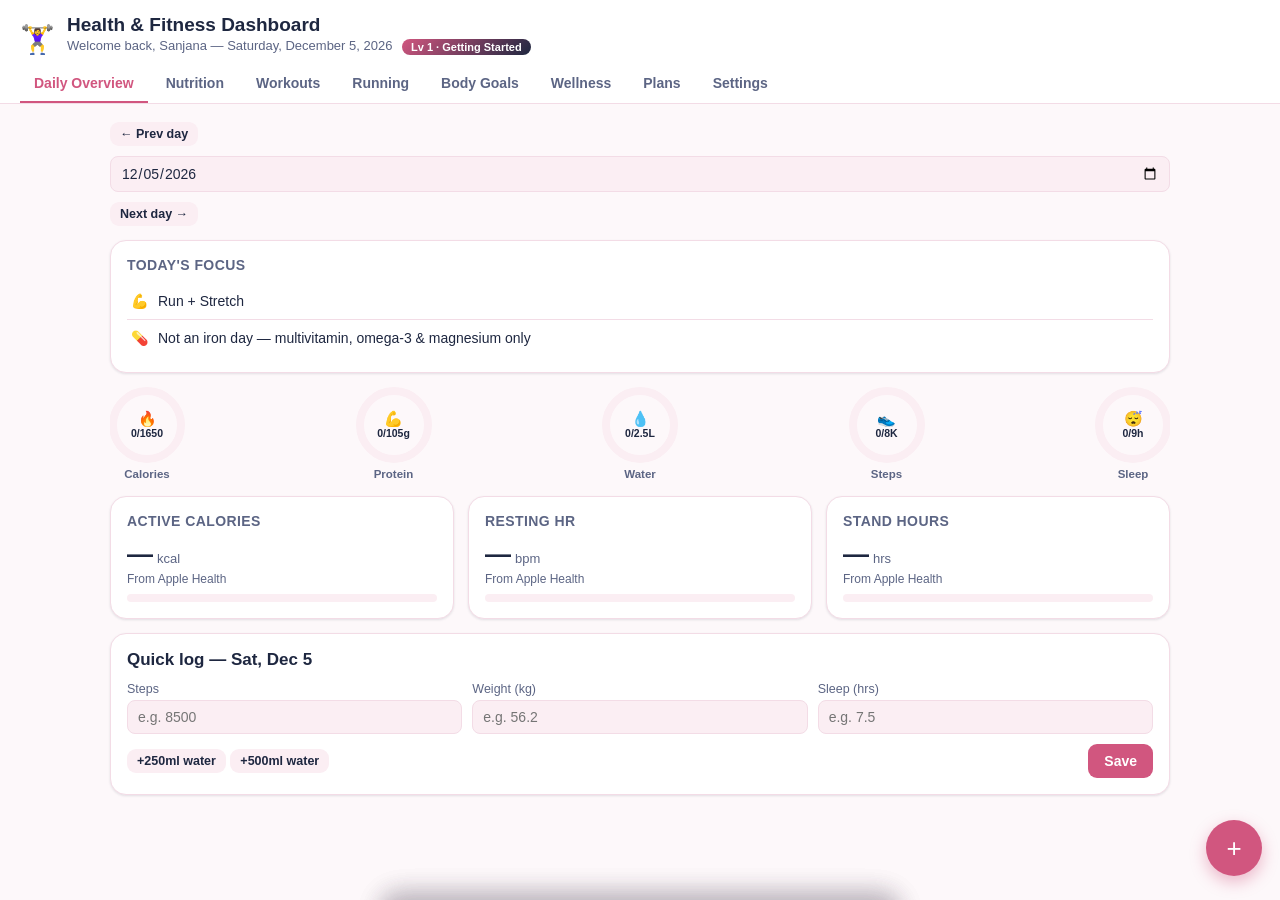
<file: health-fitness-dashboard/index.html>
<!doctype html>
<html lang="en">
<head>
  <meta charset="UTF-8" />
  <meta name="viewport" content="width=device-width, initial-scale=1.0" />
  <title>Sanjana's Health &amp; Fitness Dashboard</title>
  <link rel="stylesheet" href="css/styles.css" />
</head>
<body>
  <header class="app-header">
    <div class="app-header__title">
      <span class="app-header__logo">🏋️‍♀️</span>
      <div>
        <h1>Health &amp; Fitness Dashboard</h1>
        <p id="header-date" class="app-header__subtitle"></p>
      </div>
    </div>
    <nav class="tabs" id="tabs">
      <button class="tab-btn active" data-tab="overview">Daily Overview</button>
      <button class="tab-btn" data-tab="nutrition">Nutrition</button>
      <button class="tab-btn" data-tab="workouts">Workouts</button>
      <button class="tab-btn" data-tab="running">Running</button>
      <button class="tab-btn" data-tab="goals">Body Goals</button>
      <button class="tab-btn" data-tab="wellness">Wellness</button>
      <button class="tab-btn" data-tab="plans">Plans</button>
      <button class="tab-btn" data-tab="settings">Settings</button>
    </nav>
  </header>

  <main id="app">
    <section id="tab-overview" class="tab-panel active"></section>
    <section id="tab-nutrition" class="tab-panel"></section>
    <section id="tab-workouts" class="tab-panel"></section>
    <section id="tab-running" class="tab-panel"></section>
    <section id="tab-goals" class="tab-panel"></section>
    <section id="tab-wellness" class="tab-panel"></section>
    <section id="tab-plans" class="tab-panel"></section>
    <section id="tab-settings" class="tab-panel"></section>
  </main>

  <nav class="bottom-nav" id="bottom-nav">
    <div class="bottom-nav__inner">
      <button class="bn-btn active" data-tab="overview"><span class="bn-icon">🏠</span>Today</button>
      <button class="bn-btn" data-tab="nutrition"><span class="bn-icon">🍽️</span>Log</button>
      <button class="bn-btn" data-tab="workouts"><span class="bn-icon">💪</span>Moves</button>
      <button class="bn-btn" data-tab="running"><span class="bn-icon">🏃‍♀️</span>Runs</button>
      <button class="bn-btn" data-sheet="more"><span class="bn-icon">•••</span>More</button>
    </div>
  </nav>

  <button class="fab" id="fab" aria-label="Quick log" title="Quick log">+</button>

  <div class="sheet-backdrop" id="sheet-backdrop"></div>

  <div class="sheet" id="quick-sheet">
    <div class="sheet__handle"></div>
    <div class="sheet__title">Quick log</div>
    <button class="sheet__row" data-quick="water250">
      <span class="sheet__icon">💧</span>
      <span class="sheet__row-text">+250ml water</span>
    </button>
    <button class="sheet__row" data-quick="water500">
      <span class="sheet__icon">💧</span>
      <span class="sheet__row-text">+500ml water</span>
    </button>
    <button class="sheet__row" data-quick="workout-done">
      <span class="sheet__icon">✓</span>
      <span class="sheet__row-text">
        Mark today's workout done
        <span class="sheet__desc" id="quick-today-label"></span>
      </span>
    </button>
    <button class="sheet__row" data-quick="log-meal">
      <span class="sheet__icon">🍽️</span>
      <span class="sheet__row-text">Log a meal</span>
    </button>
    <button class="sheet__row" data-quick="log-run">
      <span class="sheet__icon">🏃‍♀️</span>
      <span class="sheet__row-text">Log a run</span>
    </button>
  </div>

  <div class="sheet" id="more-sheet">
    <div class="sheet__handle"></div>
    <div class="sheet__title">More</div>
    <button class="sheet__row" data-tab="goals">
      <span class="sheet__icon">🎯</span>
      <span class="sheet__row-text">Body Goals</span>
    </button>
    <button class="sheet__row" data-tab="wellness">
      <span class="sheet__icon">🌸</span>
      <span class="sheet__row-text">Wellness</span>
    </button>
    <button class="sheet__row" data-tab="plans">
      <span class="sheet__icon">📋</span>
      <span class="sheet__row-text">Plans</span>
    </button>
    <button class="sheet__row" data-tab="settings">
      <span class="sheet__icon">⚙️</span>
      <span class="sheet__row-text">Settings</span>
    </button>
  </div>

  <div id="toast" class="toast"></div>

  <script src="js/vendor/chart.umd.js"></script>
  <script src="js/profile.js"></script>
  <script src="js/plans.js"></script>
  <script src="js/store.js"></script>
  <script src="js/appleHealthImport.js"></script>
  <script src="js/app.js"></script>
</body>
</html>
</file>
<file: health-fitness-dashboard/css/styles.css>
:root {
  --bg: #fdf8fa;
  --surface: #ffffff;
  --surface-2: #fbeef3;
  --text: #1e2740;
  --text-muted: #5c6584;
  --border: #f3dce6;
  --primary: #d1567f;
  --primary-dark: #b23f66;
  --good: #2f9e6e;
  --warn: #d98c3d;
  --bad: #cc6b4a;
  --accent-navy: #1e2740;
  --radius: 16px;
  --shadow: 0 1px 3px rgba(30, 39, 64, 0.07), 0 1px 2px rgba(30, 39, 64, 0.05);
  --safe-bottom: env(safe-area-inset-bottom, 0px);
}

@media (prefers-color-scheme: dark) {
  :root {
    --bg: #141a30;
    --surface: #1c2444;
    --surface-2: #242c52;
    --text: #f5eef1;
    --text-muted: #9aa3c4;
    --border: #313a63;
    --primary: #f08bab;
    --primary-dark: #e56f95;
    --good: #4cbf8f;
    --warn: #e3a35f;
    --bad: #e2856a;
    --accent-navy: #3a4a7a;
    --shadow: 0 1px 3px rgba(0, 0, 0, 0.4);
  }
}

:root[data-theme="dark"] {
  --bg: #141a30;
  --surface: #1c2444;
  --surface-2: #242c52;
  --text: #f5eef1;
  --text-muted: #9aa3c4;
  --border: #313a63;
  --primary: #f08bab;
  --primary-dark: #e56f95;
  --good: #4cbf8f;
  --warn: #e3a35f;
  --bad: #e2856a;
  --accent-navy: #3a4a7a;
  --shadow: 0 1px 3px rgba(0, 0, 0, 0.4);
}

:root[data-theme="light"] {
  --bg: #fdf8fa;
  --surface: #ffffff;
  --surface-2: #fbeef3;
  --text: #1e2740;
  --text-muted: #5c6584;
  --border: #f3dce6;
  --primary: #d1567f;
  --primary-dark: #b23f66;
  --good: #2f9e6e;
  --warn: #d98c3d;
  --bad: #cc6b4a;
  --accent-navy: #1e2740;
  --shadow: 0 1px 3px rgba(30, 39, 64, 0.07), 0 1px 2px rgba(30, 39, 64, 0.05);
}

* { box-sizing: border-box; }

body {
  margin: 0;
  font-family: -apple-system, BlinkMacSystemFont, "Segoe UI", Roboto, Helvetica, Arial, sans-serif;
  background: var(--bg);
  color: var(--text);
}

.app-header {
  position: sticky;
  top: 0;
  z-index: 10;
  background: var(--surface);
  border-bottom: 1px solid var(--border);
  padding: 14px 20px 0;
}
.app-header__title { display: flex; align-items: center; gap: 12px; }
.app-header__logo { font-size: 28px; }
.app-header h1 { margin: 0; font-size: 19px; }
.app-header__subtitle { margin: 2px 0 10px; color: var(--text-muted); font-size: 13px; }

.tabs {
  display: flex;
  gap: 4px;
  overflow-x: auto;
  scrollbar-width: none;
}
.tabs::-webkit-scrollbar { display: none; }
.tab-btn {
  background: none;
  border: none;
  padding: 10px 14px;
  font-size: 14px;
  font-weight: 600;
  color: var(--text-muted);
  cursor: pointer;
  border-bottom: 2px solid transparent;
  white-space: nowrap;
}
.tab-btn:hover { color: var(--text); }
.tab-btn.active { color: var(--primary); border-bottom-color: var(--primary); }

main { padding: 18px 20px 60px; max-width: 1100px; margin: 0 auto; }

/* Bottom nav + FAB: the primary way this is used is one-handed, on a phone */
.bottom-nav {
  display: none;
  position: fixed;
  left: 0;
  right: 0;
  bottom: 0;
  z-index: 20;
  background: var(--surface);
  border-top: 1px solid var(--border);
  padding: 6px 4px calc(6px + var(--safe-bottom));
  box-shadow: 0 -2px 10px rgba(43, 36, 56, 0.06);
}
.bottom-nav__inner { display: flex; justify-content: space-between; max-width: 520px; margin: 0 auto; }
.bottom-nav .bn-btn {
  flex: 1;
  background: none;
  border: none;
  display: flex;
  flex-direction: column;
  align-items: center;
  gap: 2px;
  padding: 7px 2px;
  border-radius: 12px;
  color: var(--text-muted);
  font-size: 10.5px;
  font-weight: 600;
  cursor: pointer;
}
.bottom-nav .bn-btn .bn-icon { font-size: 19px; line-height: 1; }
.bottom-nav .bn-btn.active { color: var(--primary); background: color-mix(in srgb, var(--primary) 10%, transparent); }

.fab {
  position: fixed;
  right: 18px;
  bottom: 24px;
  z-index: 21;
  width: 56px;
  height: 56px;
  border-radius: 50%;
  background: var(--primary);
  color: #fff;
  border: none;
  font-size: 26px;
  line-height: 1;
  box-shadow: 0 6px 16px color-mix(in srgb, var(--primary) 40%, transparent);
  cursor: pointer;
  display: flex;
  align-items: center;
  justify-content: center;
}
.fab:hover { background: var(--primary-dark); }

.sheet-backdrop {
  display: none;
  position: fixed;
  inset: 0;
  background: rgba(43, 36, 56, 0.32);
  z-index: 30;
}
.sheet-backdrop.open { display: block; }
.sheet {
  position: fixed;
  left: 0;
  right: 0;
  bottom: 0;
  z-index: 31;
  background: var(--surface);
  border-radius: 20px 20px 0 0;
  padding: 10px 18px calc(20px + var(--safe-bottom));
  max-width: 520px;
  margin: 0 auto;
  transform: translateY(100%);
  transition: transform 0.22s ease;
  box-shadow: 0 -8px 24px rgba(43, 36, 56, 0.18);
}
.sheet.open { transform: translateY(0); }
.sheet__handle { width: 36px; height: 4px; border-radius: 4px; background: var(--border); margin: 6px auto 14px; }
.sheet__title { font-size: 13px; font-weight: 700; color: var(--text-muted); text-transform: uppercase; letter-spacing: 0.03em; margin: 4px 0 10px; }
.sheet__row {
  width: 100%;
  display: flex;
  align-items: center;
  gap: 12px;
  background: none;
  border: none;
  text-align: left;
  padding: 13px 4px;
  font-size: 15px;
  font-weight: 600;
  color: var(--text);
  cursor: pointer;
  border-bottom: 1px solid var(--border);
}
.sheet__row:last-of-type { border-bottom: none; }
.sheet__row .sheet__icon { font-size: 19px; width: 24px; text-align: center; }
.sheet__row .sheet__desc { font-weight: 400; color: var(--text-muted); font-size: 12.5px; display: block; margin-top: 1px; }
.sheet__row-text { display: flex; flex-direction: column; }

@media (max-width: 720px) {
  .app-header .tabs { display: none; }
  .app-header { padding: 12px 16px 12px; }
  main { padding: 14px 14px 100px; }
  .bottom-nav { display: block; }
  .fab { right: 16px; bottom: calc(74px + var(--safe-bottom)); }
}

.tab-panel { display: none; }
.tab-panel.active { display: block; animation: fadein 0.15s ease; }
@keyframes fadein { from { opacity: 0; } to { opacity: 1; } }

.grid { display: grid; gap: 14px; }
.grid-cards { grid-template-columns: repeat(auto-fit, minmax(160px, 1fr)); }
.grid-2 { grid-template-columns: repeat(auto-fit, minmax(320px, 1fr)); }

.card {
  background: var(--surface);
  border: 1px solid var(--border);
  border-radius: var(--radius);
  padding: 16px;
  box-shadow: var(--shadow);
}
.card h3 { margin: 0 0 10px; font-size: 14px; color: var(--text-muted); text-transform: uppercase; letter-spacing: 0.03em; }
.card h2 { margin: 0 0 12px; font-size: 17px; }

.metric-card { text-align: left; }
.metric-card .value { font-size: 26px; font-weight: 700; }
.metric-card .unit { font-size: 13px; color: var(--text-muted); font-weight: 500; margin-left: 4px; }
.metric-card .target { font-size: 12px; color: var(--text-muted); margin-top: 2px; }

.progress-bar {
  height: 8px;
  background: var(--surface-2);
  border-radius: 6px;
  overflow: hidden;
  margin-top: 8px;
}
.progress-bar__fill { height: 100%; background: var(--primary); transition: width 0.3s ease; }
.progress-bar__fill.good { background: var(--good); }
.progress-bar__fill.warn { background: var(--warn); }
.progress-bar__fill.bad { background: var(--bad); }

.badge { display: inline-block; padding: 2px 9px; border-radius: 999px; font-size: 12px; font-weight: 600; }
.badge.good { background: color-mix(in srgb, var(--good) 14%, transparent); color: var(--good); }
.badge.warn { background: color-mix(in srgb, var(--warn) 14%, transparent); color: var(--warn); }
.badge.bad { background: color-mix(in srgb, var(--bad) 16%, transparent); color: var(--bad); }
.badge.neutral { background: var(--surface-2); color: var(--text-muted); }

.banner {
  display: flex;
  align-items: flex-start;
  gap: 9px;
  padding: 11px 14px;
  border-radius: 12px;
  font-size: 13.5px;
  font-weight: 500;
  line-height: 1.45;
  margin-bottom: 12px;
}
.banner .banner__icon { flex-shrink: 0; font-size: 15px; line-height: 1.5; }
.banner.bad { background: color-mix(in srgb, var(--bad) 14%, var(--surface)); color: var(--text); }
.banner.warn { background: color-mix(in srgb, var(--warn) 14%, var(--surface)); color: var(--text); }
.banner.good { background: color-mix(in srgb, var(--good) 14%, var(--surface)); color: var(--text); }

table { width: 100%; border-collapse: collapse; font-size: 13.5px; }
th, td { text-align: left; padding: 8px 6px; border-bottom: 1px solid var(--border); }
th { color: var(--text-muted); font-weight: 600; font-size: 12px; text-transform: uppercase; }
tr:last-child td { border-bottom: none; }

input, select, textarea, button {
  font-family: inherit;
  font-size: 14px;
}
input, select, textarea {
  background: var(--surface-2);
  border: 1px solid var(--border);
  border-radius: 8px;
  padding: 8px 10px;
  color: var(--text);
  width: 100%;
}
label { font-size: 12.5px; color: var(--text-muted); display: block; margin-bottom: 4px; }
.field { margin-bottom: 10px; }
.form-row { display: flex; gap: 10px; flex-wrap: wrap; }
.form-row .field { flex: 1; min-width: 100px; }

.btn {
  background: var(--primary);
  color: #fff;
  border: none;
  border-radius: 9px;
  padding: 9px 16px;
  font-weight: 600;
  cursor: pointer;
}
.btn:hover { background: var(--primary-dark); }
.btn.secondary { background: var(--surface-2); color: var(--text); }
.btn.danger { background: var(--bad); color: #fff; }
.btn.small { padding: 5px 10px; font-size: 12.5px; }

.icon-btn {
  background: none;
  border: none;
  color: var(--text-muted);
  cursor: pointer;
  font-size: 15px;
  padding: 2px 6px;
}
.icon-btn:hover { color: var(--bad); }

.section-title { display: flex; align-items: center; justify-content: space-between; margin: 22px 0 10px; }
.section-title h2 { margin: 0; font-size: 17px; }

.week-grid { display: grid; grid-template-columns: repeat(7, 1fr); gap: 8px; }
@media (max-width: 720px) { .week-grid { grid-template-columns: repeat(2, 1fr); } }

.day-card {
  background: var(--surface);
  border: 1px solid var(--border);
  border-radius: var(--radius);
  padding: 10px;
  text-align: center;
}
.day-card.today { border-color: var(--primary); box-shadow: 0 0 0 2px color-mix(in srgb, var(--primary) 15%, transparent); }
.day-card .dow { font-size: 11px; color: var(--text-muted); font-weight: 700; text-transform: uppercase; }
.day-card .date-num { font-size: 12px; color: var(--text-muted); margin-bottom: 6px; }
.day-card .label { font-size: 12.5px; font-weight: 600; min-height: 32px; margin-bottom: 8px; }
.day-card .check {
  width: 30px; height: 30px; border-radius: 50%;
  border: 2px solid var(--border);
  background: none; cursor: pointer; font-size: 15px;
  display: inline-flex; align-items: center; justify-content: center;
}
.day-card .check.done { background: var(--good); border-color: var(--good); color: #fff; }
.day-card .check.rest { background: var(--surface-2); border-color: var(--border); color: var(--text-muted); }

.streak-banner {
  background: linear-gradient(135deg, var(--primary), var(--accent-navy));
  color: #fff; border-radius: var(--radius); padding: 16px; margin-bottom: 14px;
  display: flex; align-items: center; justify-content: space-between; flex-wrap: wrap; gap: 8px;
}
.streak-banner .big { font-size: 24px; font-weight: 800; }

.accordion { border: 1px solid var(--border); border-radius: var(--radius); margin-bottom: 10px; overflow: hidden; background: var(--surface); }
.accordion__head { padding: 12px 14px; cursor: pointer; display: flex; justify-content: space-between; align-items: center; font-weight: 700; font-size: 14px; }
.accordion__body { padding: 0 14px 14px; display: none; }
.accordion.open .accordion__body { display: block; }
.accordion__body ul { margin: 6px 0; padding-left: 18px; }
.accordion__body li { margin-bottom: 4px; font-size: 13.5px; }

.chart-wrap { position: relative; height: 260px; }

.muted { color: var(--text-muted); font-size: 13px; }
.mt { margin-top: 14px; }
.mb { margin-bottom: 14px; }
.flex-between { display: flex; align-items: center; justify-content: space-between; gap: 10px; flex-wrap: wrap; }

.toast {
  position: fixed; bottom: 20px; left: 50%; transform: translateX(-50%) translateY(20px);
  background: var(--text); color: var(--bg);
  padding: 10px 18px; border-radius: 10px; font-size: 13.5px; font-weight: 600;
  opacity: 0; pointer-events: none; transition: all 0.25s ease; z-index: 100;
}
.toast.show { opacity: 1; transform: translateX(-50%) translateY(0); }

.pill-group { display: flex; gap: 8px; flex-wrap: wrap; margin-bottom: 10px; }
.pill {
  border: 1px solid var(--border); background: var(--surface-2);
  border-radius: 999px; padding: 5px 12px; font-size: 12.5px; cursor: pointer; font-weight: 600; color: var(--text-muted);
}
.pill.active { background: var(--primary); color: #fff; border-color: var(--primary); }

.grocery-cat h4 { margin: 14px 0 6px; font-size: 13.5px; }
.grocery-cat ul { margin: 0; padding-left: 18px; }
.grocery-cat li { font-size: 13.5px; margin-bottom: 3px; }

.checklist { display: flex; flex-direction: column; margin-top: 6px; }
.check-row { display: flex; align-items: center; gap: 10px; padding: 10px 4px; border-bottom: 1px solid var(--border); font-size: 14px; cursor: pointer; }
.check-row:last-child { border-bottom: none; }
.check-row input[type="checkbox"] { width: 19px; height: 19px; accent-color: var(--primary); flex-shrink: 0; }
.check-row--skip { opacity: 0.55; cursor: default; }

.stat-value { font-size: 26px; font-weight: 700; }
.stat-value .unit { font-size: 13px; color: var(--text-muted); font-weight: 500; margin-left: 4px; }

.chip-row {
  display: flex;
  gap: 8px;
  overflow-x: auto;
  padding: 2px 2px 10px;
  margin-bottom: 4px;
  scrollbar-width: none;
}
.chip-row::-webkit-scrollbar { display: none; }
.chip {
  flex-shrink: 0;
  display: flex;
  flex-direction: column;
  align-items: flex-start;
  gap: 2px;
  border: 1px solid var(--border);
  background: var(--surface-2);
  border-radius: 14px;
  padding: 9px 13px;
  cursor: pointer;
  text-align: left;
  min-width: 132px;
}
.chip:hover { border-color: var(--primary); }
.chip .chip__name { font-size: 12.5px; font-weight: 700; color: var(--text); }
.chip .chip__meta { font-size: 11px; color: var(--text-muted); }

.quick-meal-list {
  display: flex;
  flex-direction: column;
  gap: 6px;
  max-height: 340px;
  overflow-y: auto;
  padding-right: 2px;
}
.quick-meal-row {
  display: flex;
  align-items: center;
  justify-content: space-between;
  gap: 10px;
  border: 1px solid var(--border);
  background: var(--surface-2);
  border-radius: 12px;
  padding: 10px 12px;
  cursor: pointer;
  text-align: left;
  width: 100%;
}
.quick-meal-row:hover { border-color: var(--primary); }
.quick-meal-row__text { display: flex; flex-direction: column; gap: 2px; min-width: 0; }
.quick-meal-row__name { font-size: 13.5px; font-weight: 700; color: var(--text); }
.quick-meal-row__meta { font-size: 11.5px; color: var(--text-muted); }
.quick-meal-row__add {
  flex-shrink: 0;
  width: 26px;
  height: 26px;
  border-radius: 50%;
  background: var(--primary);
  color: #fff;
  display: inline-flex;
  align-items: center;
  justify-content: center;
  font-weight: 700;
  font-size: 15px;
}

/* Level pill in header */
.level-pill {
  display: inline-block;
  margin-left: 6px;
  padding: 2px 9px;
  border-radius: 999px;
  font-size: 11px;
  font-weight: 700;
  background: linear-gradient(135deg, var(--primary), var(--accent-navy));
  color: #fff;
  vertical-align: middle;
  white-space: nowrap;
}

/* Progress rings (Overview) */
.ring-row {
  display: flex;
  gap: 10px;
  justify-content: space-between;
  overflow-x: auto;
  padding-bottom: 2px;
  scrollbar-width: none;
}
.ring-row::-webkit-scrollbar { display: none; }
.ring-card {
  flex: 0 0 auto;
  display: flex;
  flex-direction: column;
  align-items: center;
  width: 74px;
}
.ring-wrap { position: relative; width: 76px; height: 76px; }
.ring-svg { width: 76px; height: 76px; transform: rotate(-90deg); display: block; }
.ring-track { fill: none; stroke: var(--surface-2); stroke-width: 8; }
.ring-fill { fill: none; stroke-width: 8; stroke-linecap: round; transition: stroke-dashoffset 0.6s ease; }
.ring-center {
  position: absolute;
  inset: 0;
  display: flex;
  flex-direction: column;
  align-items: center;
  justify-content: center;
  gap: 1px;
}
.ring-icon { font-size: 15px; line-height: 1; }
.ring-value { font-size: 10.5px; font-weight: 700; color: var(--text); white-space: nowrap; }
.ring-label { margin-top: 5px; font-size: 11.5px; font-weight: 600; color: var(--text-muted); }

/* Achievement badges */
.badge-card {
  text-align: center;
  padding: 14px 10px;
  transition: opacity 0.2s ease, filter 0.2s ease;
}
.badge-card.locked { opacity: 0.5; filter: grayscale(0.6); }
.badge-card.unlocked { border-color: var(--primary); box-shadow: 0 0 0 1px color-mix(in srgb, var(--primary) 25%, transparent), var(--shadow); }
.badge-card__icon { font-size: 26px; line-height: 1; margin-bottom: 6px; }
.badge-card__label { font-size: 12.5px; font-weight: 700; margin-bottom: 2px; }
.badge-card__desc { font-size: 11px; line-height: 1.3; }

/* Confetti burst */
.confetti-piece {
  position: fixed;
  top: -10px;
  width: 8px;
  height: 8px;
  z-index: 200;
  border-radius: 2px;
  animation: confetti-fall 1.7s ease-in forwards;
  pointer-events: none;
}
@keyframes confetti-fall {
  to { transform: translateY(100vh) rotate(360deg); opacity: 0.15; }
}
</file>
